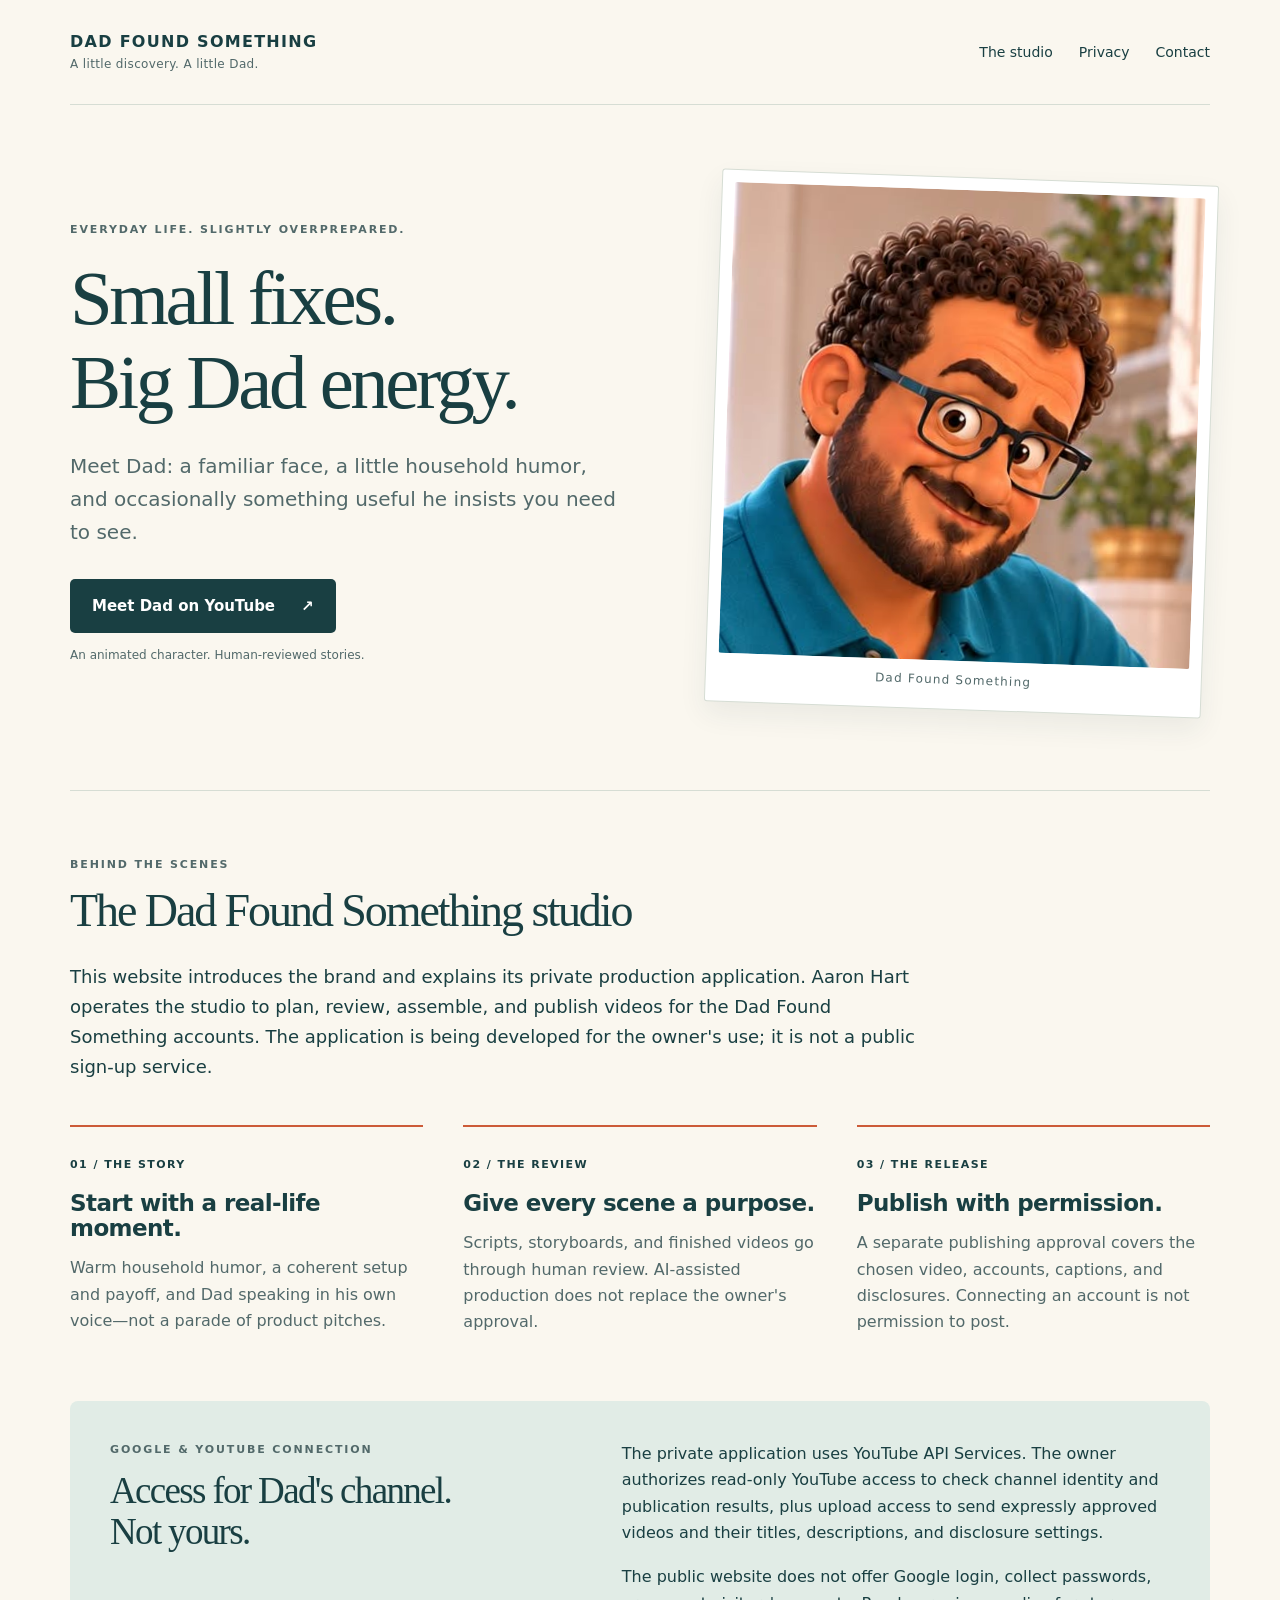
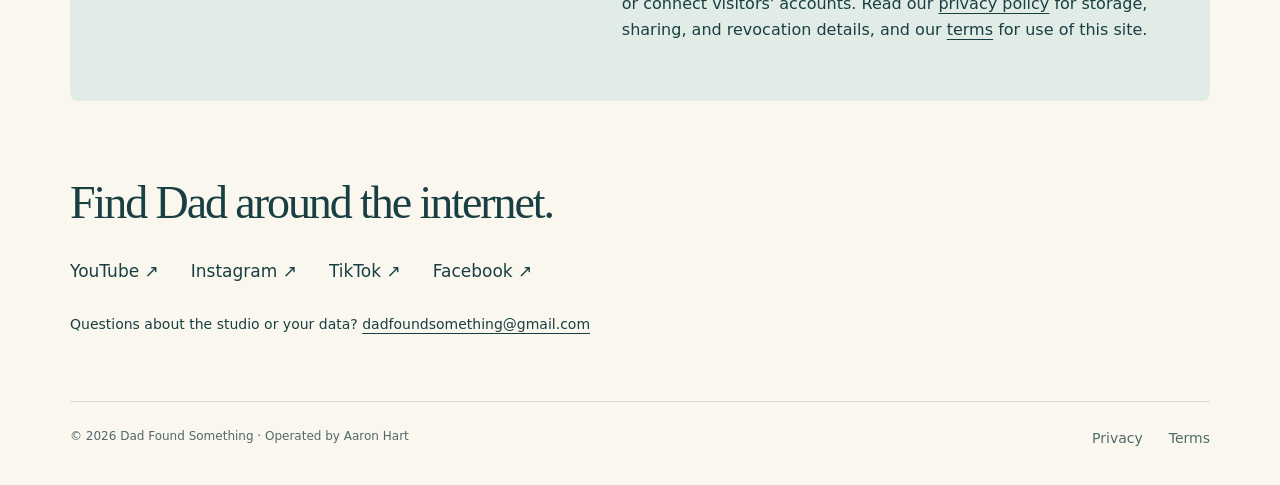
<file: index.html>
<!doctype html>
<html lang="en">
<head>
  <meta charset="utf-8"><meta name="viewport" content="width=device-width,initial-scale=1">
  <title>Dad Found Something</title>
  <meta name="description" content="Meet Dad Found Something: animated household humor, useful discoveries, and an owner-operated video production studio.">
  <link rel="stylesheet" href="style.css">
</head>
<body>
  <a class="skip" href="#main">Skip to content</a>
  <header class="wrap"><a class="brand" href="./">DAD FOUND SOMETHING<span>A little discovery. A little Dad.</span></a><nav aria-label="Main"><a href="#studio">The studio</a><a href="privacy.html">Privacy</a><a href="mailto:dadfoundsomething@gmail.com">Contact</a></nav></header>
  <main id="main">
    <section class="hero wrap">
      <div><p class="eyebrow">EVERYDAY LIFE. SLIGHTLY OVERPREPARED.</p><h1>Small fixes.<br>Big Dad energy.</h1><p class="lead">Meet Dad: a familiar face, a little household humor, and occasionally something useful he insists you need to see.</p><a class="button" href="https://www.youtube.com/channel/UC8Q-i-M9phxMdineMDyKfiQ">Meet Dad on YouTube <span aria-hidden="true">↗</span></a><p class="fine">An animated character. Human-reviewed stories.</p></div>
      <figure><img src="dad-portrait.jpg" alt="Dad, a smiling animated character with curly hair, glasses and a teal polo shirt" width="1024" height="1024"><figcaption>Dad Found Something</figcaption></figure>
    </section>
    <section class="studio wrap" id="studio"><p class="eyebrow">BEHIND THE SCENES</p><h2>The Dad Found Something studio</h2><p>This website introduces the brand and explains its private production application. Aaron Hart operates the studio to plan, review, assemble, and publish videos for the Dad Found Something accounts. The application is being developed for the owner's use; it is not a public sign-up service.</p>
      <div class="steps"><article><span>01 / THE STORY</span><h3>Start with a real-life moment.</h3><p>Warm household humor, a coherent setup and payoff, and Dad speaking in his own voice—not a parade of product pitches.</p></article><article><span>02 / THE REVIEW</span><h3>Give every scene a purpose.</h3><p>Scripts, storyboards, and finished videos go through human review. AI-assisted production does not replace the owner's approval.</p></article><article><span>03 / THE RELEASE</span><h3>Publish with permission.</h3><p>A separate publishing approval covers the chosen video, accounts, captions, and disclosures. Connecting an account is not permission to post.</p></article></div>
    </section>
    <section class="connection wrap"><div><p class="eyebrow">GOOGLE &amp; YOUTUBE CONNECTION</p><h2>Access for Dad's channel.<br>Not yours.</h2></div><div><p>The private application uses YouTube API Services. The owner authorizes read-only YouTube access to check channel identity and publication results, plus upload access to send expressly approved videos and their titles, descriptions, and disclosure settings.</p><p>The public website does not offer Google login, collect passwords, or connect visitors' accounts. Read our <a href="privacy.html">privacy policy</a> for storage, sharing, and revocation details, and our <a href="terms.html">terms</a> for use of this site.</p></div></section>
    <section class="wrap find"><h2>Find Dad around the internet.</h2><nav aria-label="Social accounts"><a href="https://www.youtube.com/channel/UC8Q-i-M9phxMdineMDyKfiQ">YouTube ↗</a><a href="https://www.instagram.com/dadfoundsomething/">Instagram ↗</a><a href="https://www.tiktok.com/@dadfoundsomething">TikTok ↗</a><a href="https://www.facebook.com/dadfoundsomething/">Facebook ↗</a></nav><p>Questions about the studio or your data? <a href="mailto:dadfoundsomething@gmail.com">dadfoundsomething@gmail.com</a></p></section>
  </main>
  <footer class="wrap"><span>© 2026 Dad Found Something · Operated by Aaron Hart</span><nav aria-label="Legal"><a href="privacy.html">Privacy</a><a href="terms.html">Terms</a></nav></footer>
</body></html>
</file>
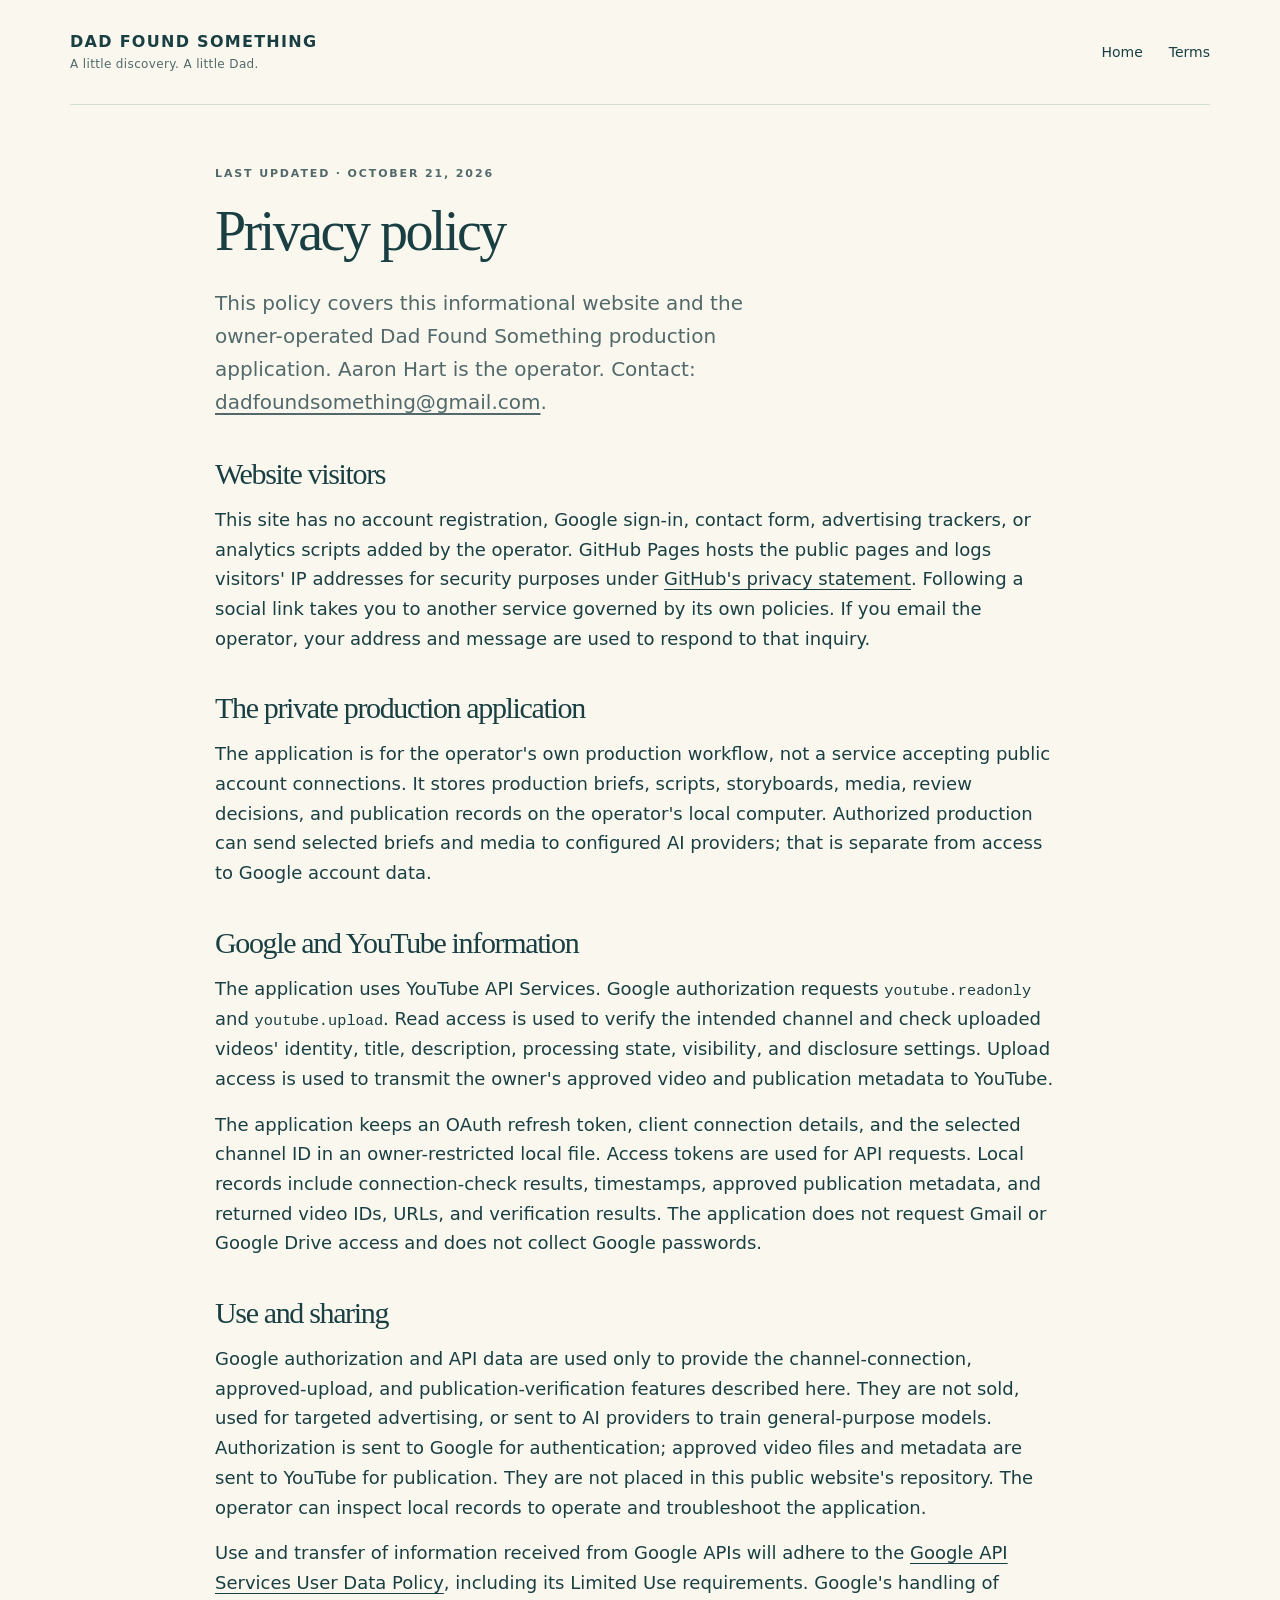
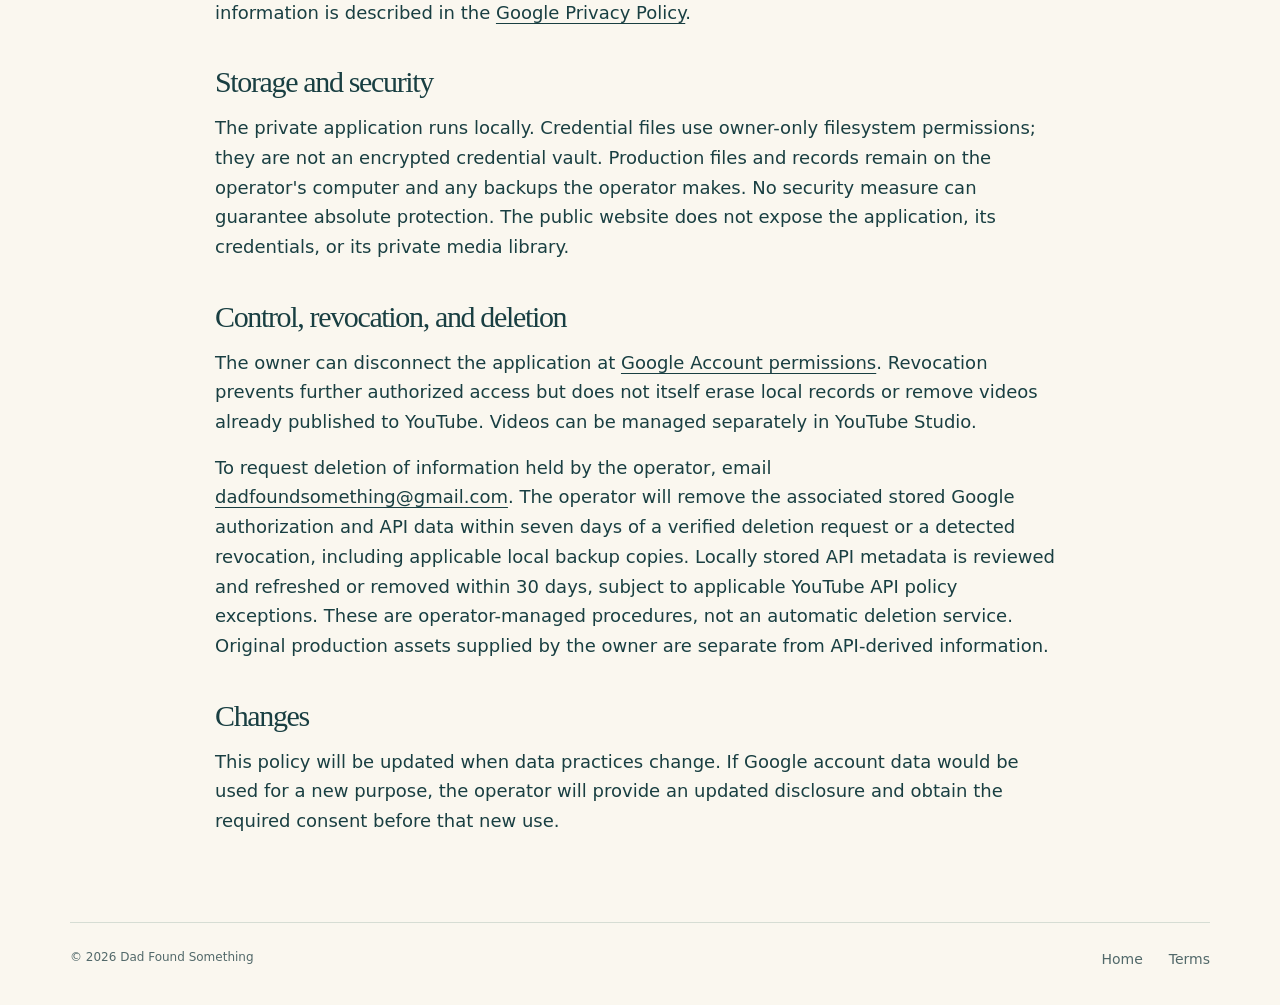
<file: privacy.html>
<!doctype html><html lang="en"><head><meta charset="utf-8"><meta name="viewport" content="width=device-width,initial-scale=1"><title>Privacy · Dad Found Something</title><meta name="description" content="How the Dad Found Something website and private production application handle information and Google authorization."><link rel="stylesheet" href="style.css"></head><body>
<a class="skip" href="#main">Skip to content</a><header class="wrap"><a class="brand" href="./">DAD FOUND SOMETHING<span>A little discovery. A little Dad.</span></a><nav aria-label="Main"><a href="./">Home</a><a href="terms.html">Terms</a></nav></header>
<main id="main" class="legal wrap"><p class="eyebrow">LAST UPDATED · OCTOBER 21, 2026</p><h1>Privacy policy</h1><p class="lead">This policy covers this informational website and the owner-operated Dad Found Something production application. Aaron Hart is the operator. Contact: <a href="mailto:dadfoundsomething@gmail.com">dadfoundsomething@gmail.com</a>.</p>
<h2>Website visitors</h2><p>This site has no account registration, Google sign-in, contact form, advertising trackers, or analytics scripts added by the operator. GitHub Pages hosts the public pages and logs visitors' IP addresses for security purposes under <a href="https://docs.github.com/en/site-policy/privacy-policies/github-general-privacy-statement">GitHub's privacy statement</a>. Following a social link takes you to another service governed by its own policies. If you email the operator, your address and message are used to respond to that inquiry.</p>
<h2>The private production application</h2><p>The application is for the operator's own production workflow, not a service accepting public account connections. It stores production briefs, scripts, storyboards, media, review decisions, and publication records on the operator's local computer. Authorized production can send selected briefs and media to configured AI providers; that is separate from access to Google account data.</p>
<h2>Google and YouTube information</h2><p>The application uses YouTube API Services. Google authorization requests <code>youtube.readonly</code> and <code>youtube.upload</code>. Read access is used to verify the intended channel and check uploaded videos' identity, title, description, processing state, visibility, and disclosure settings. Upload access is used to transmit the owner's approved video and publication metadata to YouTube.</p><p>The application keeps an OAuth refresh token, client connection details, and the selected channel ID in an owner-restricted local file. Access tokens are used for API requests. Local records include connection-check results, timestamps, approved publication metadata, and returned video IDs, URLs, and verification results. The application does not request Gmail or Google Drive access and does not collect Google passwords.</p>
<h2>Use and sharing</h2><p>Google authorization and API data are used only to provide the channel-connection, approved-upload, and publication-verification features described here. They are not sold, used for targeted advertising, or sent to AI providers to train general-purpose models. Authorization is sent to Google for authentication; approved video files and metadata are sent to YouTube for publication. They are not placed in this public website's repository. The operator can inspect local records to operate and troubleshoot the application.</p><p>Use and transfer of information received from Google APIs will adhere to the <a href="https://developers.google.com/terms/api-services-user-data-policy">Google API Services User Data Policy</a>, including its Limited Use requirements. Google's handling of information is described in the <a href="https://policies.google.com/privacy">Google Privacy Policy</a>.</p>
<h2>Storage and security</h2><p>The private application runs locally. Credential files use owner-only filesystem permissions; they are not an encrypted credential vault. Production files and records remain on the operator's computer and any backups the operator makes. No security measure can guarantee absolute protection. The public website does not expose the application, its credentials, or its private media library.</p>
<h2>Control, revocation, and deletion</h2><p>The owner can disconnect the application at <a href="https://myaccount.google.com/permissions">Google Account permissions</a>. Revocation prevents further authorized access but does not itself erase local records or remove videos already published to YouTube. Videos can be managed separately in YouTube Studio.</p><p>To request deletion of information held by the operator, email <a href="mailto:dadfoundsomething@gmail.com">dadfoundsomething@gmail.com</a>. The operator will remove the associated stored Google authorization and API data within seven days of a verified deletion request or a detected revocation, including applicable local backup copies. Locally stored API metadata is reviewed and refreshed or removed within 30 days, subject to applicable YouTube API policy exceptions. These are operator-managed procedures, not an automatic deletion service. Original production assets supplied by the owner are separate from API-derived information.</p>
<h2>Changes</h2><p>This policy will be updated when data practices change. If Google account data would be used for a new purpose, the operator will provide an updated disclosure and obtain the required consent before that new use.</p></main>
<footer class="wrap"><span>© 2026 Dad Found Something</span><nav aria-label="Legal"><a href="./">Home</a><a href="terms.html">Terms</a></nav></footer></body></html>
</file>
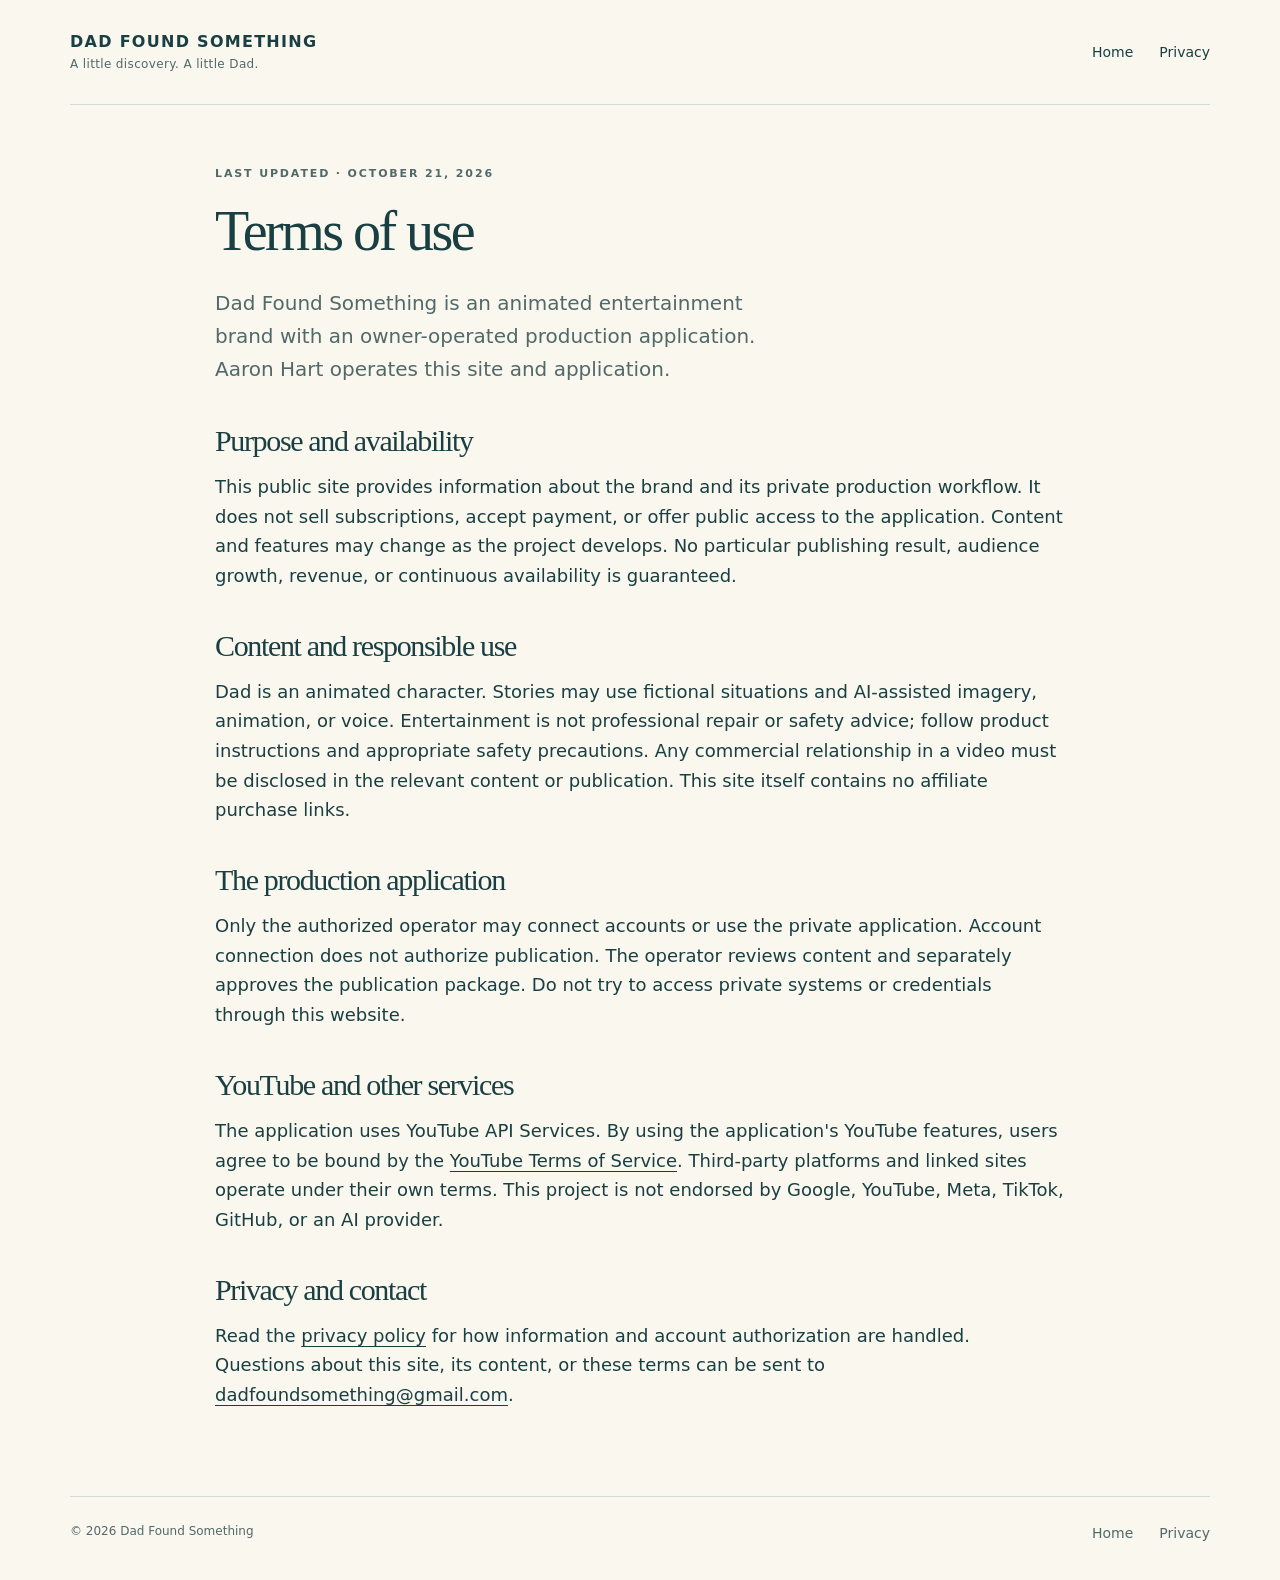
<file: terms.html>
<!doctype html><html lang="en"><head><meta charset="utf-8"><meta name="viewport" content="width=device-width,initial-scale=1"><title>Terms · Dad Found Something</title><meta name="description" content="Terms for the Dad Found Something informational website and private production application."><link rel="stylesheet" href="style.css"></head><body><a class="skip" href="#main">Skip to content</a><header class="wrap"><a class="brand" href="./">DAD FOUND SOMETHING<span>A little discovery. A little Dad.</span></a><nav aria-label="Main"><a href="./">Home</a><a href="privacy.html">Privacy</a></nav></header><main id="main" class="legal wrap"><p class="eyebrow">LAST UPDATED · OCTOBER 21, 2026</p><h1>Terms of use</h1><p class="lead">Dad Found Something is an animated entertainment brand with an owner-operated production application. Aaron Hart operates this site and application.</p>
<h2>Purpose and availability</h2><p>This public site provides information about the brand and its private production workflow. It does not sell subscriptions, accept payment, or offer public access to the application. Content and features may change as the project develops. No particular publishing result, audience growth, revenue, or continuous availability is guaranteed.</p>
<h2>Content and responsible use</h2><p>Dad is an animated character. Stories may use fictional situations and AI-assisted imagery, animation, or voice. Entertainment is not professional repair or safety advice; follow product instructions and appropriate safety precautions. Any commercial relationship in a video must be disclosed in the relevant content or publication. This site itself contains no affiliate purchase links.</p>
<h2>The production application</h2><p>Only the authorized operator may connect accounts or use the private application. Account connection does not authorize publication. The operator reviews content and separately approves the publication package. Do not try to access private systems or credentials through this website.</p>
<h2>YouTube and other services</h2><p>The application uses YouTube API Services. By using the application's YouTube features, users agree to be bound by the <a href="https://www.youtube.com/t/terms">YouTube Terms of Service</a>. Third-party platforms and linked sites operate under their own terms. This project is not endorsed by Google, YouTube, Meta, TikTok, GitHub, or an AI provider.</p>
<h2>Privacy and contact</h2><p>Read the <a href="privacy.html">privacy policy</a> for how information and account authorization are handled. Questions about this site, its content, or these terms can be sent to <a href="mailto:dadfoundsomething@gmail.com">dadfoundsomething@gmail.com</a>.</p></main><footer class="wrap"><span>© 2026 Dad Found Something</span><nav aria-label="Legal"><a href="./">Home</a><a href="privacy.html">Privacy</a></nav></footer></body></html>
</file>
<file: style.css>
:root{color-scheme:light;--paper:#faf7ef;--ink:#193f42;--muted:#52696a;--accent:#cc5b38;--line:#d6ddd4;--teal:#e1ece6}*{box-sizing:border-box}html{scroll-behavior:smooth;scroll-padding-top:2rem}body{margin:0;background:var(--paper);color:var(--ink);font:18px/1.65 ui-sans-serif,system-ui,-apple-system,BlinkMacSystemFont,"Segoe UI",sans-serif}a{color:inherit;text-underline-offset:4px}a:hover{color:#9c4026}a:focus-visible{outline:3px solid var(--accent);outline-offset:5px}.wrap{width:min(1140px,calc(100% - 64px));margin:auto}header{display:flex;align-items:center;justify-content:space-between;padding:29px 0;border-bottom:1px solid var(--line);gap:24px}.brand{font-size:16px;font-weight:850;letter-spacing:.08em;text-decoration:none}.brand span{display:block;font-size:12px;letter-spacing:.03em;font-weight:500;color:var(--muted)}nav{display:flex;gap:26px;flex-wrap:wrap;font-size:14px}nav a{text-decoration:none}h1,h2,h3,p,figure{margin:0}h1,h2,h3{line-height:1.1;letter-spacing:-.045em}h1{font-family:Georgia,serif;font-size:clamp(46px,6vw,78px);font-weight:500;margin:18px 0 24px}h2{font-family:Georgia,serif;font-size:clamp(30px,4vw,46px);font-weight:500;margin:12px 0 26px}h3{font-size:23px;letter-spacing:-.025em;margin:14px 0}.eyebrow{font-size:11px;letter-spacing:.17em;font-weight:800;color:var(--muted)}hero{display:block}.hero{display:grid;grid-template-columns:1.15fr 1fr;gap:72px;align-items:center;padding:72px 0 80px}.lead{font-size:20px;line-height:1.65;max-width:560px;color:var(--muted)}.button{display:inline-flex;gap:26px;padding:15px 22px;background:var(--ink);color:white;border-radius:5px;text-decoration:none;font-size:15px;font-weight:700;margin:30px 0 13px}.button:hover{background:#285c60;color:white}.fine,figcaption{font-size:12px;color:var(--muted)}figure{transform:rotate(2deg);padding:12px 12px 18px;background:#fff;box-shadow:0 12px 28px #173f4212;border:1px solid var(--line);border-radius:3px}figure img{display:block;width:100%;height:auto;aspect-ratio:1;object-fit:cover;border-radius:2px}figcaption{padding-top:10px;text-align:center;letter-spacing:.1em}.studio{padding:65px 0;border-top:1px solid var(--line)}.studio>p:not(.eyebrow){max-width:850px}.steps{display:grid;grid-template-columns:repeat(3,1fr);gap:40px;margin-top:44px}.steps article{border-top:2px solid var(--accent);padding-top:20px}.steps span{font-size:11px;letter-spacing:.13em;font-weight:800}.steps p{font-size:16px;color:var(--muted)}.connection{display:grid;grid-template-columns:1fr 1.2fr;gap:55px;background:var(--teal);padding:40px;border-radius:8px}.connection p:not(.eyebrow){font-size:16px;margin-bottom:18px}.connection h2{font-size:37px}.find{padding:65px 0}.find nav{font-size:17px;gap:32px;margin:28px 0}.find p{font-size:14px}footer{display:flex;justify-content:space-between;gap:24px;flex-wrap:wrap;border-top:1px solid var(--line);padding:25px 0 35px;font-size:12px;color:var(--muted)}.legal{max-width:850px;padding:60px 0 70px}.legal h1{font-size:56px}.legal h2{font-size:30px;margin-top:38px;margin-bottom:15px}.legal p{margin-bottom:16px}.legal code{font-size:.85em;overflow-wrap:anywhere}.skip{position:absolute;left:16px;top:-80px;background:white;padding:10px;z-index:10}.skip:focus{top:8px}@media(max-width:720px){.wrap{width:calc(100% - 36px)}header{align-items:flex-start;flex-direction:column;gap:15px;padding:20px 0}nav{gap:20px}.hero{grid-template-columns:1fr;gap:36px;padding:40px 0 50px}.hero figure{max-width:370px;margin:auto;transform:rotate(1deg)}.lead{font-size:18px}.steps{grid-template-columns:1fr;gap:25px}.connection{grid-template-columns:1fr;gap:15px;padding:25px}.studio,.find{padding:45px 0}.legal{padding-top:40px}.legal h1{font-size:44px}body{font-size:16px}}@media(prefers-reduced-motion:reduce){html{scroll-behavior:auto}}
</file>
